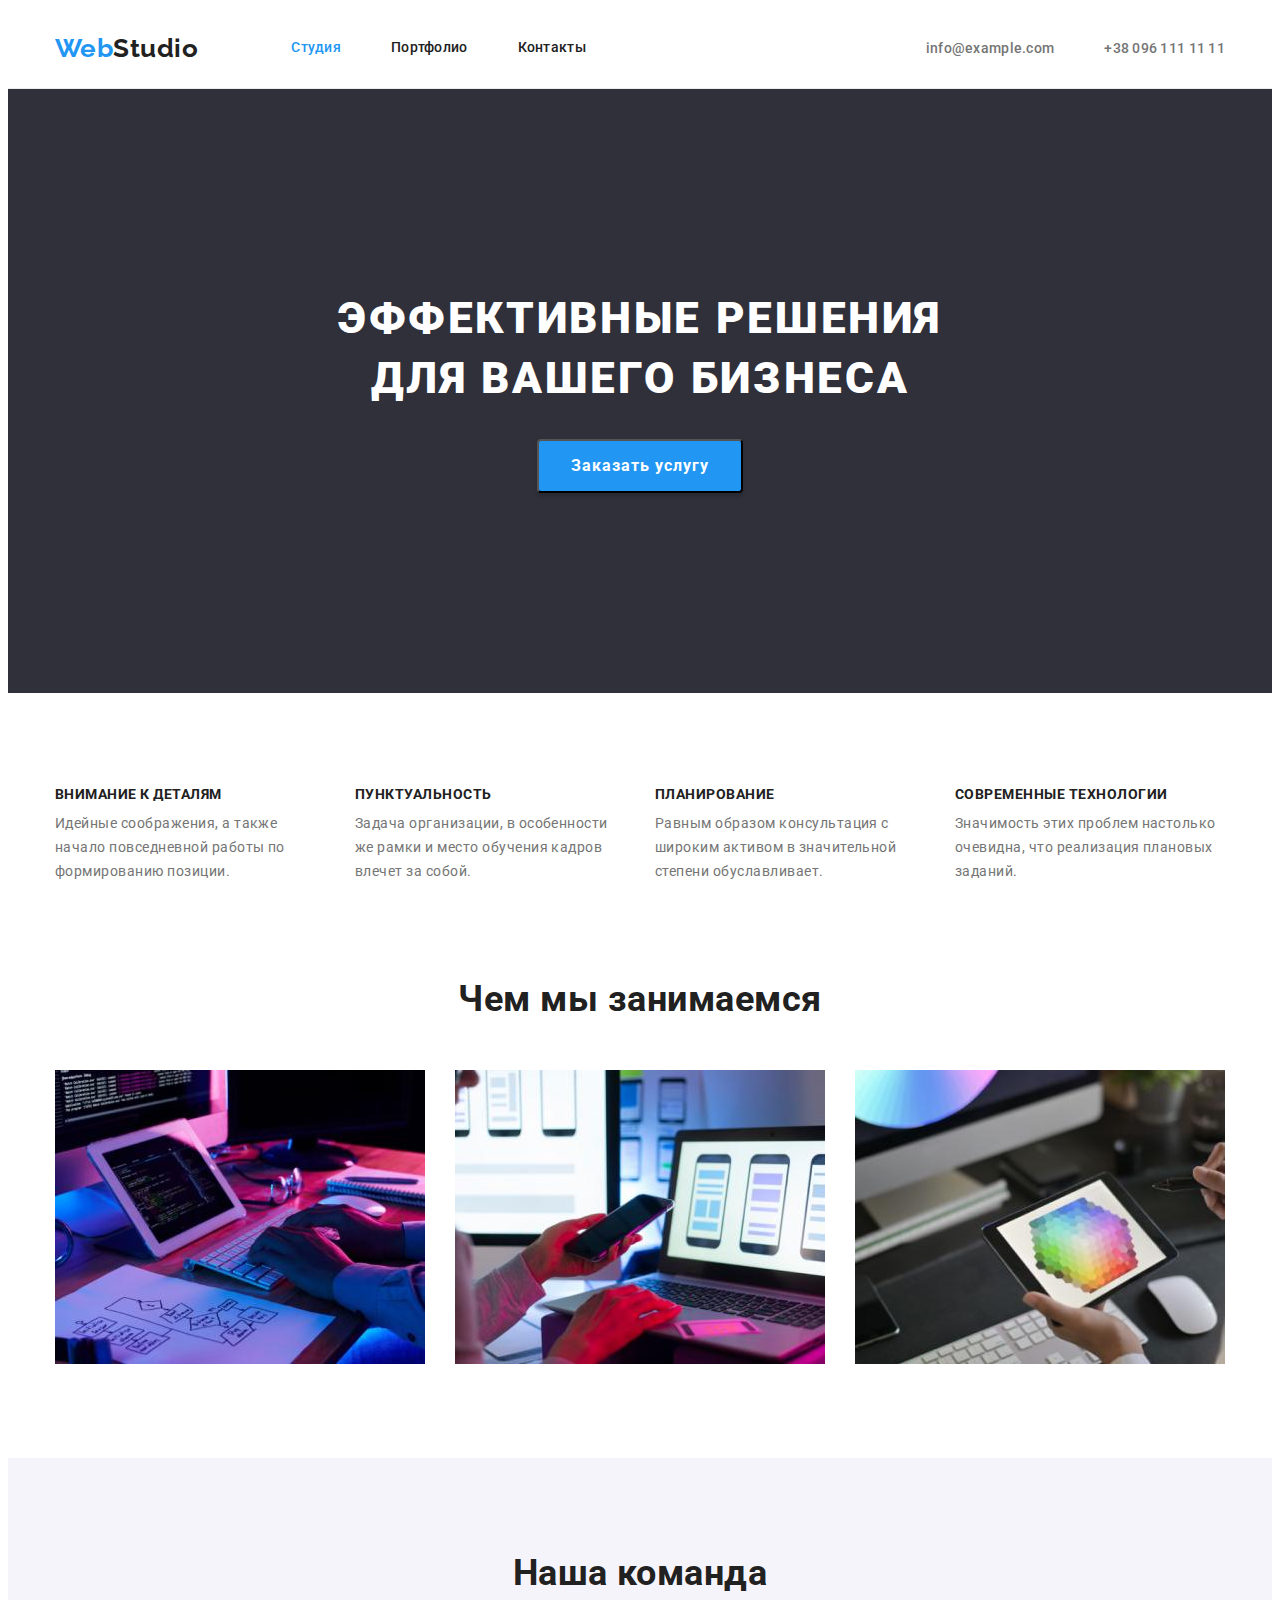
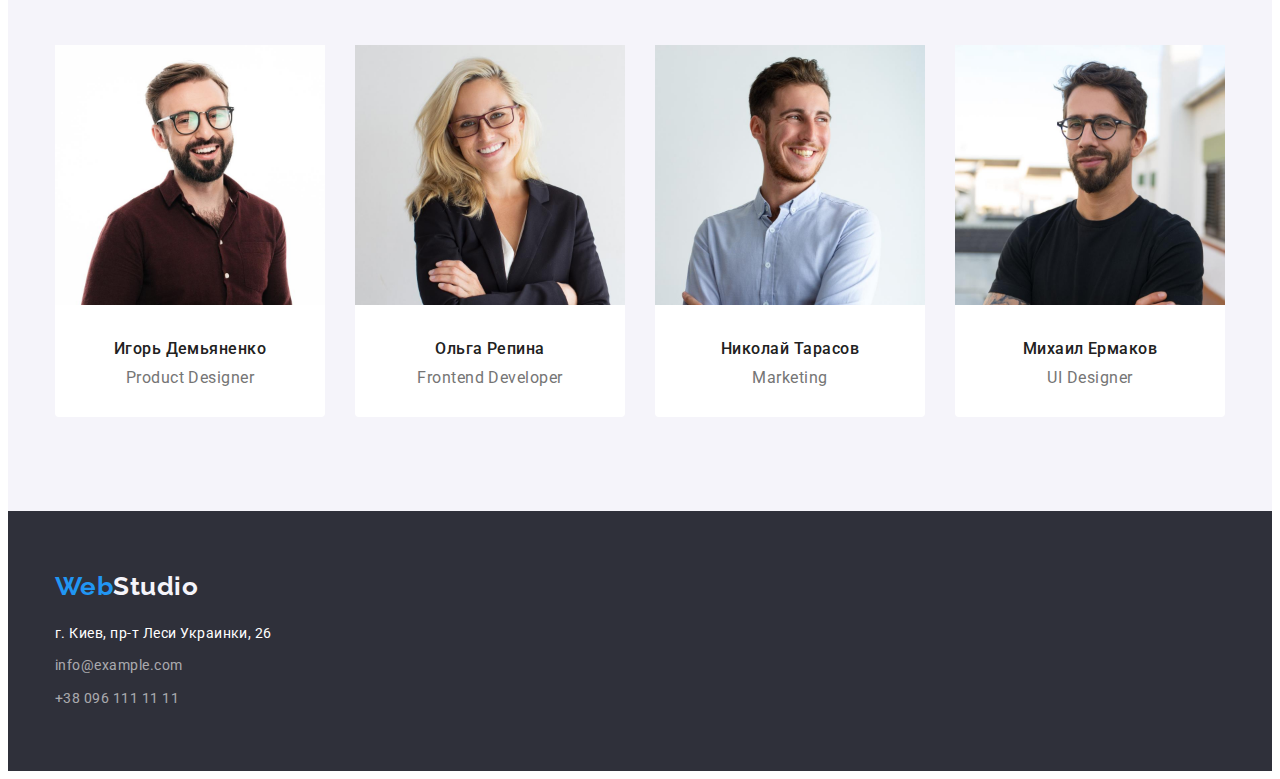
<file: index.html>
<!DOCTYPE html>
<html lang="ru">
<head>
    <meta charset="UTF-8">
    <meta http-equiv="X-UA-Compatible" content="IE=edge">
    <meta name="viewport" content="width=device-width, initial-scale=1.0">
    <title>WebStudio</title>
    <link rel="preconnect" href="https://fonts.googleapis.com">
<link rel="preconnect" href="https://fonts.gstatic.com" crossorigin>
<link href="https://fonts.googleapis.com/css2?family=Raleway:wght@700&family=Roboto:wght@400;500;700;900&display=swap" rel="stylesheet">
<link rel="stylesheet" href="https://cdnjs.cloudflare.com/ajax/libs/modern-normalize/1.1.0/modern-normalize.min.css" integrity="sha512-wpPYUAdjBVSE4KJnH1VR1HeZfpl1ub8YT/NKx4PuQ5NmX2tKuGu6U/JRp5y+Y8XG2tV+wKQpNHVUX03MfMFn9Q==" crossorigin="anonymous" referrerpolicy="no-referrer" />
<link rel="stylesheet" href="./css/styles.css">
</head>
<body>
    <!--Шапка сайта-->
    <header>
        <div class="container header-container">
        <nav class="main-nav">
            <a href = "./index.html" class="logo">
                <span class="logo-first-half">Web</span><span class ="logo-second-half">Studio</span>
            </a>
            <ul class="site-nav list">
                <li class="item"><a href="./index.html" class="link current">Студия</a></li>
                <li class="item"><a href="./portfolio.html" class="link">Портфолио</a></li>
                <li class="item"><a href="./contacts.html" class="link">Контакты</a></li>
            </ul>
        </nav>
        <ul class="contacts-information list">
            <li class="item"><a href="mailtoinfo@example.com" class="contacts-data">info@example.com</a>
        </li>
            <li class="item"><a href="tel:+380961111111" class="contacts-data">+38 096 111 11 11</a>
                </li>
        </ul>
    </div>
    </header>

    <main>
        <!--Герой-->
        <section class="hero section">
            <div class="container hero-container">
            <h1 class="hero-title">Эффективные решения для вашего бизнеса</h1>
            <button type="button" class="button">Заказать услугу</button>
        </div>
        </section>
        <!--Преимущества-->
        <section class="features-section section">
            <div class="container">
            <h2 class="visually-hidden">Наши Преимущества</h2>
            <ul class="features list">
                <li class="item">
                    <h3 class="title">Внимание к деталям</h3>
                    <P class="description">Идейные соображения, а также начало повседневной работы по формированию позиции.</P>
                </li>
                <li class="item">
                    <h3 class="title">Пунктуальность</h3>
                    <P class="description">Задача организации, в особенности же рамки и место обучения кадров влечет за собой.</P>
                </li>
                <li class="item">
                    <h3 class="title">Планирование</h3>
                    <P class="description">Равным образом консультация с широким активом в значительной степени обуславливает.</P>
                </li>
                <li class="item">
                    <h3 class="title">Современные технологии</h3>
                    <P class="description">Значимость этих проблем настолько очевидна, что реализация плановых заданий.</P>
                </li>
            </ul>
        </div>
        </section>
        <!-- Чем мы занимаемся -->
        <section class="section prof-section">
            <div class="container prof-container">
            <h2 class="section-title">Чем мы занимаемся</h2>
            <ul class="prof-section-list list">
                <li class="item">
                    <img class ="prof-item" src="./images/1.jpg" alt="Первая услуга" width="370"/>
                </li>
                <li class="item">
                   <img class ="prof-item" src="./images/2.jpg" alt="Вторая услуга" width="370"/>
                </li>
                <li class="item">
                   <img class ="prof-item" src="./images/3.jpg" alt="Третья услуга" width="370"/>
                </li>
            </ul>
        </div>
        </section>
        <section class="team section">
            <div class="container team-container">
            <h2 class="section-title">Наша команда</h2>
            <ul class="team-list list">
                <li class="item">
                    <img src="./images/PD.jpg" alt="Фото Продакт дизайнера" width="270"/>
                    <div class="team-card">
                    <h3 class="name">Игорь Демьяненко</h3>
                    <p class="profession">Product Designer</p>
                </div>
                </li>
                <li class="item">
                    <img src="./images/FD.jpg" alt="Фото Фронтенд разработчика" width="270"/>
                    <div class="team-card">
                    <h3 class="name">Ольга Репина</h3>
                    <p class="profession">Frontend Developer</p>
                </div>
                </li>
                <li class="item">
                    <img src="./images/M.jpg" alt="Фото Маркетолога" width="270"/>
                    <div class="team-card">
                    <h3 class="name">Николай Тарасов</h3>
                    <p class="profession">Marketing</p>
                </div>
                </li>
                <li class="item">
                    <img src="./images/UID.jpg" alt="Фото UI дизайнера" width="270"/>
                    <div class="team-card">
                    <h3 class="name">Михаил Ермаков</h3>
                    <p class="profession">UI Designer</p>
                </div>
                </li>
            </ul>
        </div>
        </section>
    </main>
    <!--Футер-->
    <footer>
        <div class="container footer-container">
        <a href = "./index.html" class="footer-logo logo">
            <span class="logo-first-half">Web</span><span class ="logo-second-half-footer">Studio</span>
        </a>
        <address>
            <ul class="footer-information list">
                <li class="item"><a href="" class="address">г. Киев, пр-т Леси Украинки, 26</a></li>
                <li class="item">
                    <a href="mailtoinfo@example.com" class="contacts-data">info@example.com</a>
                </li>      
                  <li class="item">
                      <a href="tel:+380961111111" class="contacts-data">+38 096 111 11 11</a>
                    </li>
            </ul>    
        </address>
    </div>
    </footer>
</body>
</html>
</file>
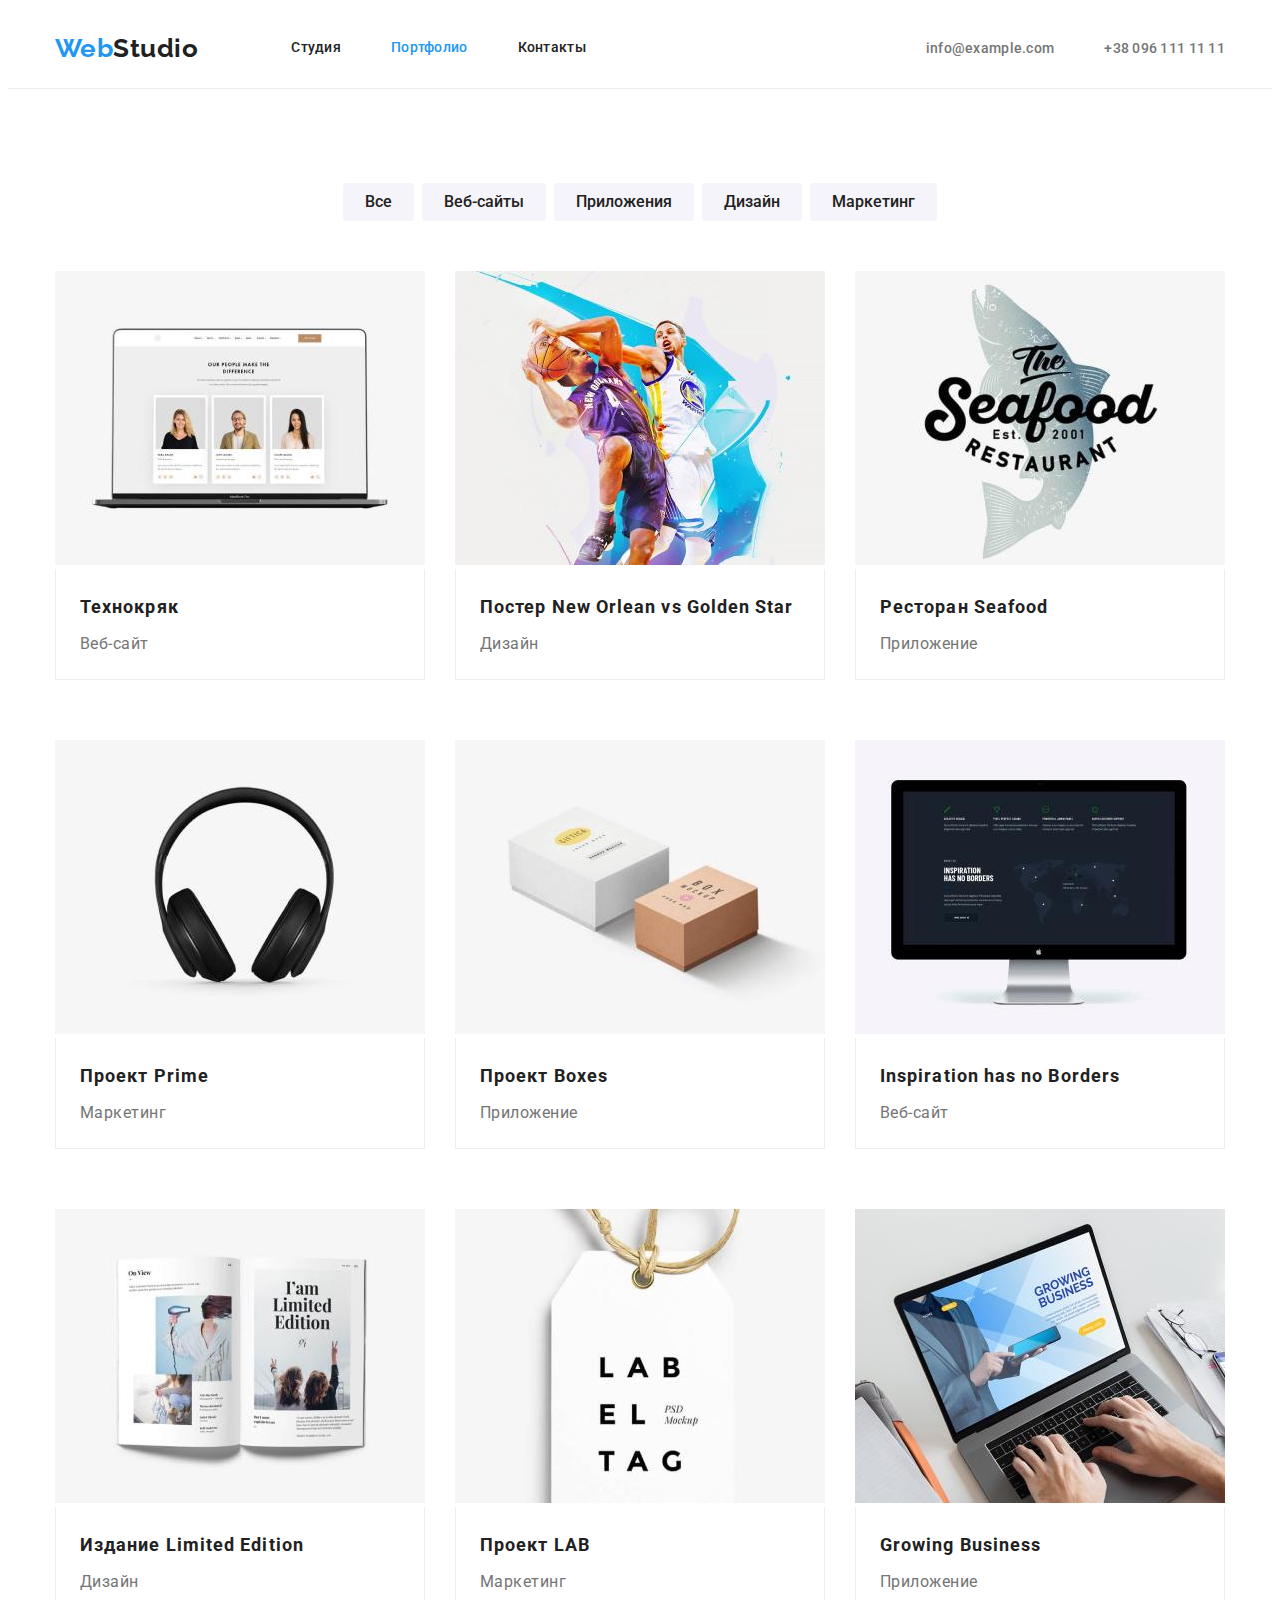
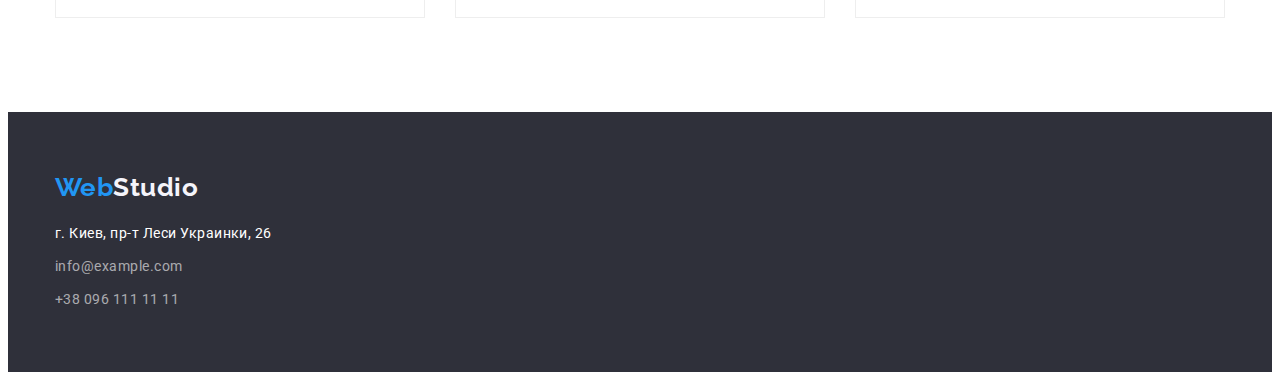
<file: portfolio.html>
<!DOCTYPE html>
<html lang="ru">
<head>
    <meta charset="UTF-8">
    <meta http-equiv="X-UA-Compatible" content="IE=edge">
    <meta name="viewport" content="width=device-width, initial-scale=1.0">
    <title>WebStudio</title>
    <link rel="preconnect" href="https://fonts.googleapis.com">
    <link rel="preconnect" href="https://fonts.gstatic.com" crossorigin>
    <link href="https://fonts.googleapis.com/css2?family=Raleway:wght@700&family=Roboto:wght@400;500;700;900&display=swap" rel="stylesheet">
    <link rel="stylesheet" href="https://cdnjs.cloudflare.com/ajax/libs/modern-normalize/1.1.0/modern-normalize.min.css" integrity="sha512-wpPYUAdjBVSE4KJnH1VR1HeZfpl1ub8YT/NKx4PuQ5NmX2tKuGu6U/JRp5y+Y8XG2tV+wKQpNHVUX03MfMFn9Q==" crossorigin="anonymous" referrerpolicy="no-referrer" />
    <link rel="stylesheet" href="./css/styles.css">
</head>
<body>
    <!--Шапка сайта-->
    <header>
        <div class="container header-container">
        <nav class="main-nav">
            <a href = "./index.html" class="logo">
                <span class="logo-first-half">Web</span><span class ="logo-second-half">Studio</span>
            </a>
            <ul class="site-nav list">
                <li class="item"><a href="./index.html" class="link">Студия</a></li>
                <li class="item"><a href="./portfolio.html" class="link current">Портфолио</a></li>
                <li class="item"><a href="./contacts.html" class="link">Контакты</a></li>
            </ul>
        </nav>
        <ul class="contacts-information list">
            <li class="item"><a href="mailtoinfo@example.com" class="contacts-data">info@example.com</a>
        </li>
            <li class="item"><a href="tel:+380961111111" class="contacts-data">+38 096 111 11 11</a>
                </li>
        </ul>
    </div>
    </header>

    <main>
        <h1 class="visually-hidden">Портфолио</h1>
        <section class="projects section">
            <div class="container">
                <ul class="button-portfolio">
            <button class="button">Все</button>
            <button class="button">Веб-сайты</button>
            <button class="button">Приложения</button>
            <button class="button">Дизайн</button>
            <button class="button">Маркетинг</button>
        </ul>
        <ul class="projects list">
           <li class="item">
               <img  class = "img-portfolio" src="./images/11.jpg" alt="Фото проекта технокряк" width="370"/>
               <div class="name-projects">
               <h2 class="project-title">Технокряк</h2>
               <p class="project-type">Веб-сайт</p>
           </li>
           <li class="item">
            <img class = "img-portfolio" src="./images/12.jpg" alt="Постер" width="370"/>
            <div class="name-projects">
            <h2 class="project-title">Постер New Orlean vs Golden Star</h2>
            <p class="project-type">Дизайн</p>
        </div>
        </li>
        <li class="item">
            <img class = "img-portfolio" src="./images/13.jpg" alt="Лого ресторана" width="370"/>
            <div class="name-projects">
            <h2 class="project-title">Ресторан Seafood</h2>
            <p class="project-type">Приложение</p>
        </div>
        </li>
        <li class="item">
            <img class = "img-portfolio" src="./images/14.jpg" alt="Логотип проекта" width="370"/>
            <div class="name-projects">
            <h2 class="project-title">Проект Prime</h2>
            <p class="project-type">Маркетинг</p>
        </div>
        </li>
        <li class="item">
            <img  class = "img-portfolio" src="./images/15.jpg" alt="Логотип проекта" width="370"/>
            <div class="name-projects">
            <h2 class="project-title">Проект Boxes</h2>
            <p class="project-type">Приложение</p>
        </div>
        </li>
        <li class="item">
            <img  class = "img-portfolio" src="./images/16.jpg" alt="Логотип проекта" width="370"/>
            <div class="name-projects">
            <h2 class="project-title">Inspiration has no Borders</h2>
            <p class="project-type">Веб-сайт</p>
        </div>
        </li>
        <li class="item">
            <img  class = "img-portfolio" src="./images/17.jpg" alt="Логотип проекта" width="370"/>
            <div class="name-projects">
            <h2 class="project-title">Издание Limited Edition</h2>
            <p class="project-type">Дизайн</p>
        </div>
        </li>
        <li class="item">
            <img  class = "img-portfolio" src="./images/18.jpg" alt="Логотип проекта" width="370"/>
            <div class="name-projects">
            <h2 class="project-title">Проект LAB</h2>
            <p class="project-type">Маркетинг</p>
        </div>
        </li>
        <li class="item">
            <img  class = "img-portfolio" src="./images/19.jpg" alt="Логотип проекта" width="370"/>
            <div class="name-projects">
            <h2 class="project-title">Growing Business</h2>
            <p class="project-type">Приложение</p>
        </div>
        </li>
        </ul>
    </div>
    </section>
    </main>
    <!--Футер-->
    <footer>
        <div class="container footer-container">
        <a href = "./index.html" class="footer-logo logo">
            <span class="logo-first-half">Web</span><span class ="logo-second-half-footer">Studio</span>
        </a>
        <address>
            <ul class="footer-information list">
                <li class="item"><a href="" class="address">г. Киев, пр-т Леси Украинки, 26</a></li>
                <li class="item">
                    <a href="mailtoinfo@example.com" class="contacts-data">info@example.com</a>
                </li>      
                  <li class="item">
                      <a href="tel:+380961111111" class="contacts-data">+38 096 111 11 11</a>
                    </li>
            </ul>    
        </address>
    </div>
    </footer>
</body>
</html>
</file>
<file: css/styles.css>
:root {
    --primary-text-color: #757575;
    --title-text-color:  #212121;
    --accent-color: #2196F3;
    --primary-white-color: #ffffff; 
    --primary-button-color:  #F5F4FA;
    --hero-bg-color: #2F303A;
    --header-border-color: #ECECEC;
}

.list {
    list-style: none;
}

html {
    box-sizing: border-box;
}

*,
*::before,
*::after {
    box-sizing: border-box;
}

h1,
h2,
h3,
h4,
h5,
h6,
p,
ul,
nav {
    margin-top: 0px;
    margin-bottom: 0px;
    padding: 0px;
}

body {
    background-color: var(--primary-white-color);
    color: var(--primary-text-color);
    font-family: Roboto , sans-serif;
    font-weight: normal;
    font-style: normal;
    letter-spacing: 0.03em;
}

.container {
    width: 1200px;
    margin-left: auto;
    margin-right: auto;
    padding-left: 15px;
    padding-right: 15px;
  }

.section {
    padding-top: 94px;
    padding-bottom: 94px;
}

 /* Шапка сайта */
header {
    border-bottom: 1px solid var(--header-border-color);
}

.header-container {
    display: flex;
    align-items: center;
}

.main-nav {
    display: flex;
    align-items: center;
}


  /* Лого */

.logo {
    text-decoration: none;
}

.logo-first-half {
    color: var(--accent-color);
    font-family: Raleway , sans-serif;
    font-weight: bold;
    font-size: 26px;
    line-height: 1.19;
}

.logo-second-half {
    color: var(--title-text-color);
    font-family: Raleway , sans-serif;
    font-weight: bold;
    font-size: 26px;
    line-height: 1.19;
}
/* Навигация сайта*/
.site-nav {
    display: flex;
    margin-left: 93px;
}
  
.site-nav .item:not(:last-child) {
    margin-right: 50px;
}

.site-nav .link {
    display: block;
    padding-top: 32px;
    padding-bottom: 32px;
    color: var(--title-text-color);
    font-weight: 500;
    font-size: 14px;
    line-height: 1.14;
    letter-spacing: 0.02em;
    text-decoration: none;
}

.site-nav .link:hover,
.site-nav .link:focus {
    color: var(--accent-color);
}

.site-nav .link.current {
    color: var(--accent-color);
}

/* Контакты */

.contacts-information {
    display: flex;
    margin-left: auto;
}

.contacts-information .item:not(:last-child) {
    margin-right: 50px;
}

.contacts-information .contacts-data {
    padding-top: 32px;
    padding-bottom: 32px;
    color: var(--primary-text-color);
    font-style: normal;
    font-weight: 500;
    font-size: 14px;
    line-height: 1.14;
    letter-spacing: 0.02em;
    text-decoration: none;
}

.contacts-information .contacts-data:hover,
.contacts-information .contacts-data:focus {
    color: var(--accent-color);
}

/* Герой */
.hero {
    text-align: center;
    background-color: var(--hero-bg-color);
    padding-top: 200px;
    padding-bottom: 200px;
}


.hero-title {
    margin-left: auto;
    margin-right: auto;
    margin-bottom: 30px;
    width: 696px;
    color: var(--primary-white-color);
    font-weight: 900;
    font-size: 44px;
    line-height: 1.36;
    letter-spacing: 0.06em;
    text-align: center;
    text-transform: uppercase;  
}

.hero .button {
    padding: 10px 32px;
    min-width: 200px;
    min-height: 50px;
    background-color: var(--accent-color);
    color: var(--primary-white-color);
    font-family: Roboto , sans-serif;
    font-weight: bold;
    font-size: 16px;
    line-height: 1.87;
    letter-spacing: 0.06em;
    box-shadow: 0px 4px 4px rgba(0, 0, 0, 0.15);
    border-radius: 4px;
    cursor: pointer;
}

/* Преимущества */
.visually-hidden {
    position: absolute;
    width: 1px;
    height: 1px;
    margin: -1px;
    border: 0;
    padding: 0;
    white-space: nowrap;
    clip-path: inset(100%);
    clip: rect(0 0 0 0);
    overflow: hidden;
}

.features {
    display: flex;
    flex-wrap: wrap;
}

.features .item {
    width: 270px;
}

.features .item:not(:last-child) {
    margin-right: 30px;
}

.section-title {
    color: var(--title-text-color);
    font-weight: bold;
    font-size: 36px;
    line-height: 1.17;
    text-align: center;
}

.section .title {
    margin-bottom: 10px;
    color: var(--title-text-color);
    font-weight: bold;
    font-size: 14px;
    line-height: 1.14;
    text-transform: uppercase;
}

.description {
    font-weight: normal;
    font-size: 14px;
    line-height: 1.71;
}

/* Чем мы занимаемся */
.prof-section {
    padding-top: 0;
}

.prof-section-list {
    display: flex;
}

.prof-container .section-title{
    display: block;
    margin-bottom: 50px;
    text-align: center;
}

.prof-section-list .item:not(:last-child) {
    margin-right: 30px;
}

.prof-section-list .prof-item {
    display: block;
}

/* Наша команда */
.team {
    background-color: #F5F4FA;
}

.team-list {
    display: flex;
    flex-wrap: wrap;
}

.team-container .section-title {
    display: block;
    margin-bottom: 50px;
    text-align: center;
}

.team-list .item {
    min-width: 270px;
    border-radius: 0px 0px 4px 4px;
    background-color: var(--primary-white-color);
}

.team-list .item:not(:last-child) {
    margin-right: 30px;
}

.team-card {
    padding-top: 30px;
    padding-bottom: 30px;
}

.name {
    margin-bottom: 10px;
    text-align: center;

    color: var(--title-text-color);
    font-weight: 500;
    font-size: 16px;
    line-height: 1.19;
    text-align: center;
}

.profession {
    color: var(--primary-text-color);
    font-weight: normal;
    font-size: 16px;
    line-height: 1.19;
    text-align: center;
}
 
/*Страница "Портфолио" */

/* Кнопки */

.button-portfolio {
    display: flex;
    justify-content: center;
    margin-bottom: 50px;
}

.button-portfolio .button {
    margin-right: 8px;
    padding: 6px 22px;
    border: none;
}
.button-portfolio .button:last-child {
    margin-right: 0;
}

.projects .button {
    background-color:var(--primary-button-color);
    color: var(--title-text-color);
    font-family: Roboto , sans-serif;
    font-weight: 500;
    font-size: 16px;
    line-height: 1.62;
    text-align: center;
    border-radius: 4px;
}

.projects .button:hover ,
.projects .button:focus {
    background-color: var(--accent-color);
    color: var(--primary-white-color);
    box-shadow: 0px 3px 1px rgba(0, 0, 0, 0.1), 0px 1px 2px rgba(0, 0, 0, 0.08), 0px 2px 2px rgba(0, 0, 0, 0.12);
    cursor: pointer;
}

/* /*Секиця с проектами */
.projects {
    display: flex;
    flex-wrap: wrap;
}

.projects .item {
    width: calc((100% - 60px) / 3);
    margin-top: 30px;
    margin-right: 30px;
    margin-bottom: 30px;
}

.projects .item:nth-child(3n){
    margin-right: 0px;
}

.projects .item:nth-last-child(-n + 3) {
    margin-bottom: 0;
}

.projects .item:nth-child(-n+3) {
    margin-top: 0;
}

.name-projects {
    padding-top: 20px;
    padding-bottom: 20px;
    padding-right: 24px;
    padding-left: 24px;
    border-bottom: 1px solid #eeeeee;
    border-right: 1px solid #eeeeee;
    border-left: 1px solid #eeeeee;
}

.img-portfolio{
    width: 100%;
}

.title {
    color: white;
}

.project-title {
    margin-bottom: 4px;
    color :var(--title-text-color);
    font-weight: bold;
    font-size: 18px;
    line-height: 2;
    letter-spacing: 0.06em;
}

.project-type {
    color: var(--primary-text-color);
    font-weight: normal;
    font-size: 16px;
    line-height: 1.87;
}
/*Футер*/

footer {
    background-color: #2F303A;
    padding-top: 60px;
    padding-bottom: 60px;
}

.footer-information .item {
    display: block;
}

.footer-information .item:not(:last-child) {
    margin-bottom: 9px;
}

.footer-information .address {
    color: #ffffff;
    font-style: normal;
    font-size: 14px;
    line-height: 1.71;
    text-decoration: none;
}

.footer-information .contacts-data {
    color: rgba(255, 255, 255, 0.6);
    font-style: normal;
    font-size: 14px;
    line-height: 1.71;
    text-decoration: none;
}

.footer-information .contacts-data:hover ,
.footer-information .contacts-data:focus {
    color: var(--accent-color);
}

.footer-logo {
    display: block;
    margin-bottom: 20px;
}

.logo-second-half-footer {
    color: var(--primary-button-color);
    font-family: Raleway , sans-serif;
    font-weight: bold;
    font-size: 26px;
    line-height: 1.19;
}
</file>
